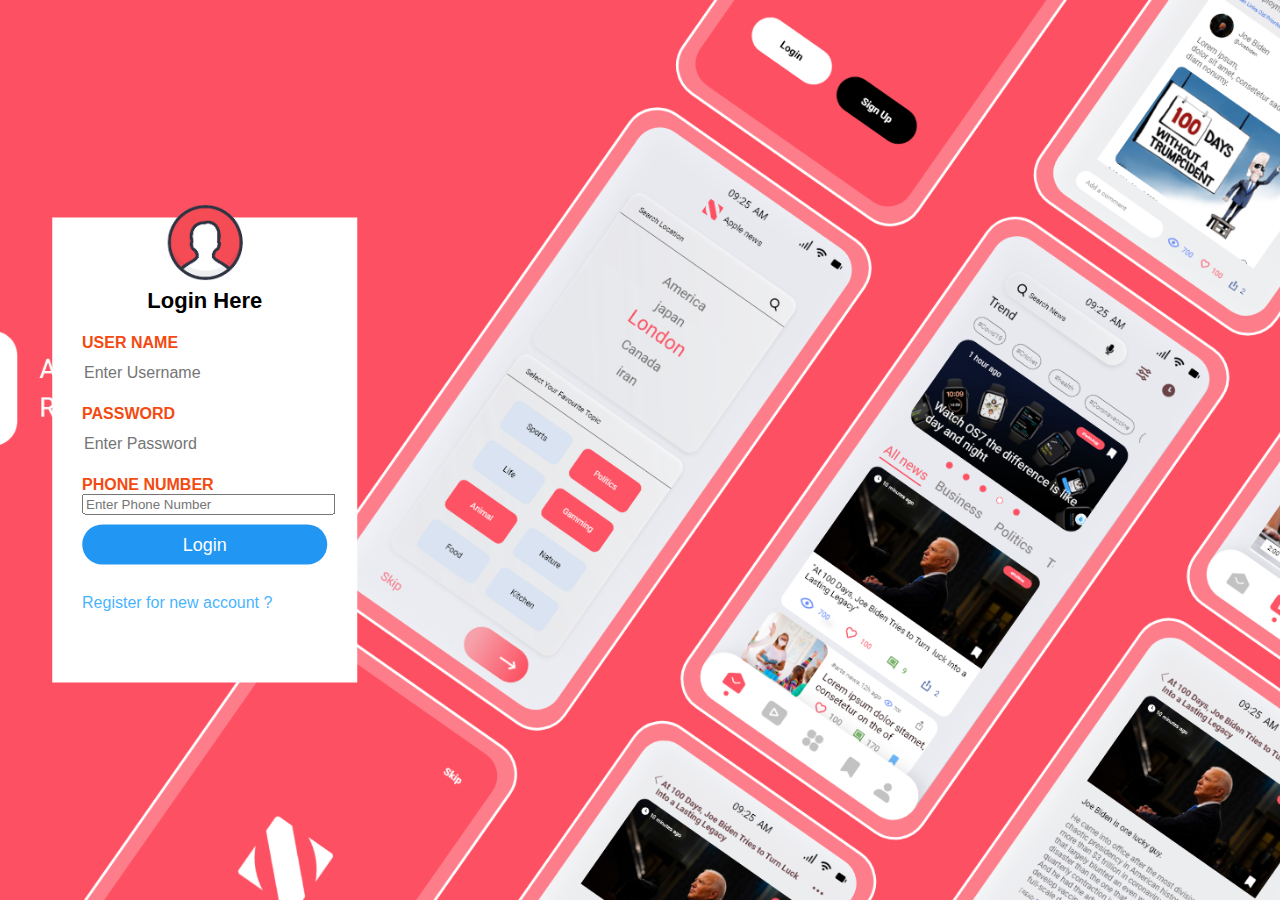
<file: Assignments/Team Lead/Assignment 1/index.html>
<!DOCTYPE html>
<head>
<title>Login Form Design</title>
<link rel="stylesheet" type="text/css" href="style.css">
        
</head>
    
<body>


    <div class="box">

    <img src="user.png" class="user">

        <h1>Login Here</h1>

        <form name="myform"  action="login.php" method="POST" >

            <p>USER NAME</p>
            <input type="text" name="uname" placeholder="Enter Username " required="">

            <p>PASSWORD</p>
            <input type="Password" name="upswd" placeholder="Enter Password" required="">

	    <p>PHONE NUMBER</p>
            <input type="tel" name="pno" placeholder="Enter Phone Number " required="">

            <input type="submit" name="" value="Login">

            <br><br>
            <a href="register.html">Register for new account ?</a>

        </form>
        
    </div>


</body>
</html>
</file>
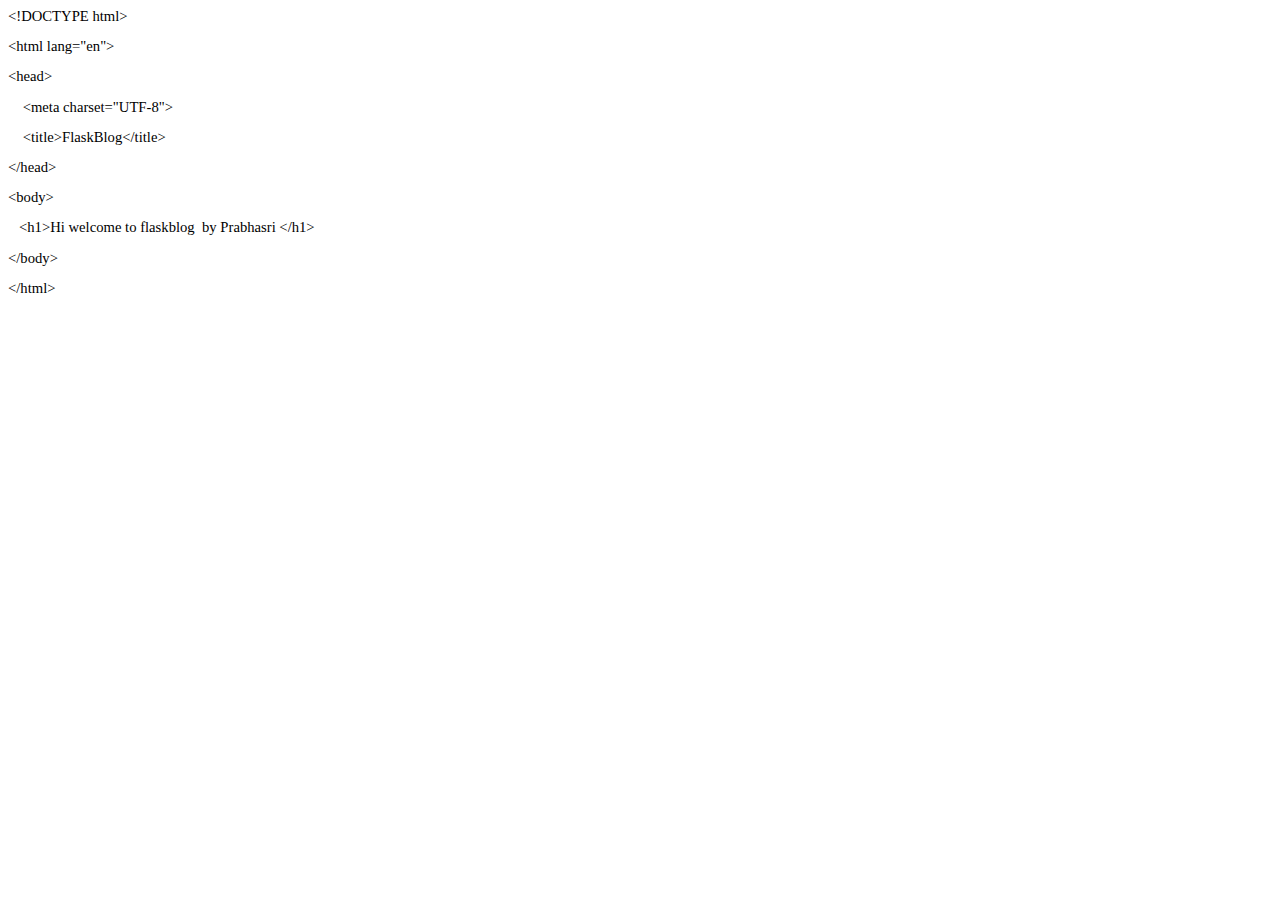
<file: Assignments/Team Member 1/Assignment 4/Template/index.html>
<html xmlns:v="urn:schemas-microsoft-com:vml"
xmlns:o="urn:schemas-microsoft-com:office:office"
xmlns:w="urn:schemas-microsoft-com:office:word"
xmlns:m="http://schemas.microsoft.com/office/2004/12/omml"
xmlns="http://www.w3.org/TR/REC-html40">

<head>
<meta http-equiv=Content-Type content="text/html; charset=windows-1252">
<meta name=ProgId content=Word.Document>
<meta name=Generator content="Microsoft Word 12">
<meta name=Originator content="Microsoft Word 12">
<link rel=File-List href="index_files/filelist.xml">
<!--[if gte mso 9]><xml>
 <o:DocumentProperties>
  <o:Author>pc</o:Author>
  <o:Template>Normal</o:Template>
  <o:LastAuthor>pc</o:LastAuthor>
  <o:Revision>2</o:Revision>
  <o:TotalTime>1</o:TotalTime>
  <o:Created>2022-11-11T14:21:00Z</o:Created>
  <o:LastSaved>2022-11-11T14:21:00Z</o:LastSaved>
  <o:Pages>1</o:Pages>
  <o:Words>26</o:Words>
  <o:Characters>152</o:Characters>
  <o:Lines>1</o:Lines>
  <o:Paragraphs>1</o:Paragraphs>
  <o:CharactersWithSpaces>177</o:CharactersWithSpaces>
  <o:Version>12.00</o:Version>
 </o:DocumentProperties>
</xml><![endif]-->
<link rel=themeData href="index_files/themedata.thmx">
<link rel=colorSchemeMapping href="index_files/colorschememapping.xml">
<!--[if gte mso 9]><xml>
 <w:WordDocument>
  <w:SpellingState>Clean</w:SpellingState>
  <w:GrammarState>Clean</w:GrammarState>
  <w:TrackMoves>false</w:TrackMoves>
  <w:TrackFormatting/>
  <w:PunctuationKerning/>
  <w:ValidateAgainstSchemas/>
  <w:SaveIfXMLInvalid>false</w:SaveIfXMLInvalid>
  <w:IgnoreMixedContent>false</w:IgnoreMixedContent>
  <w:AlwaysShowPlaceholderText>false</w:AlwaysShowPlaceholderText>
  <w:DoNotPromoteQF/>
  <w:LidThemeOther>EN-US</w:LidThemeOther>
  <w:LidThemeAsian>X-NONE</w:LidThemeAsian>
  <w:LidThemeComplexScript>TA</w:LidThemeComplexScript>
  <w:Compatibility>
   <w:BreakWrappedTables/>
   <w:SnapToGridInCell/>
   <w:WrapTextWithPunct/>
   <w:UseAsianBreakRules/>
   <w:DontGrowAutofit/>
   <w:SplitPgBreakAndParaMark/>
   <w:DontVertAlignCellWithSp/>
   <w:DontBreakConstrainedForcedTables/>
   <w:DontVertAlignInTxbx/>
   <w:Word11KerningPairs/>
   <w:CachedColBalance/>
  </w:Compatibility>
  <w:BrowserLevel>MicrosoftInternetExplorer4</w:BrowserLevel>
  <m:mathPr>
   <m:mathFont m:val="Cambria Math"/>
   <m:brkBin m:val="before"/>
   <m:brkBinSub m:val="&#45;-"/>
   <m:smallFrac m:val="off"/>
   <m:dispDef/>
   <m:lMargin m:val="0"/>
   <m:rMargin m:val="0"/>
   <m:defJc m:val="centerGroup"/>
   <m:wrapIndent m:val="1440"/>
   <m:intLim m:val="subSup"/>
   <m:naryLim m:val="undOvr"/>
  </m:mathPr></w:WordDocument>
</xml><![endif]--><!--[if gte mso 9]><xml>
 <w:LatentStyles DefLockedState="false" DefUnhideWhenUsed="true"
  DefSemiHidden="true" DefQFormat="false" DefPriority="99"
  LatentStyleCount="267">
  <w:LsdException Locked="false" Priority="0" SemiHidden="false"
   UnhideWhenUsed="false" QFormat="true" Name="Normal"/>
  <w:LsdException Locked="false" Priority="9" SemiHidden="false"
   UnhideWhenUsed="false" QFormat="true" Name="heading 1"/>
  <w:LsdException Locked="false" Priority="9" QFormat="true" Name="heading 2"/>
  <w:LsdException Locked="false" Priority="9" QFormat="true" Name="heading 3"/>
  <w:LsdException Locked="false" Priority="9" QFormat="true" Name="heading 4"/>
  <w:LsdException Locked="false" Priority="9" QFormat="true" Name="heading 5"/>
  <w:LsdException Locked="false" Priority="9" QFormat="true" Name="heading 6"/>
  <w:LsdException Locked="false" Priority="9" QFormat="true" Name="heading 7"/>
  <w:LsdException Locked="false" Priority="9" QFormat="true" Name="heading 8"/>
  <w:LsdException Locked="false" Priority="9" QFormat="true" Name="heading 9"/>
  <w:LsdException Locked="false" Priority="39" Name="toc 1"/>
  <w:LsdException Locked="false" Priority="39" Name="toc 2"/>
  <w:LsdException Locked="false" Priority="39" Name="toc 3"/>
  <w:LsdException Locked="false" Priority="39" Name="toc 4"/>
  <w:LsdException Locked="false" Priority="39" Name="toc 5"/>
  <w:LsdException Locked="false" Priority="39" Name="toc 6"/>
  <w:LsdException Locked="false" Priority="39" Name="toc 7"/>
  <w:LsdException Locked="false" Priority="39" Name="toc 8"/>
  <w:LsdException Locked="false" Priority="39" Name="toc 9"/>
  <w:LsdException Locked="false" Priority="35" QFormat="true" Name="caption"/>
  <w:LsdException Locked="false" Priority="10" SemiHidden="false"
   UnhideWhenUsed="false" QFormat="true" Name="Title"/>
  <w:LsdException Locked="false" Priority="1" Name="Default Paragraph Font"/>
  <w:LsdException Locked="false" Priority="11" SemiHidden="false"
   UnhideWhenUsed="false" QFormat="true" Name="Subtitle"/>
  <w:LsdException Locked="false" Priority="22" SemiHidden="false"
   UnhideWhenUsed="false" QFormat="true" Name="Strong"/>
  <w:LsdException Locked="false" Priority="20" SemiHidden="false"
   UnhideWhenUsed="false" QFormat="true" Name="Emphasis"/>
  <w:LsdException Locked="false" Priority="59" SemiHidden="false"
   UnhideWhenUsed="false" Name="Table Grid"/>
  <w:LsdException Locked="false" UnhideWhenUsed="false" Name="Placeholder Text"/>
  <w:LsdException Locked="false" Priority="1" SemiHidden="false"
   UnhideWhenUsed="false" QFormat="true" Name="No Spacing"/>
  <w:LsdException Locked="false" Priority="60" SemiHidden="false"
   UnhideWhenUsed="false" Name="Light Shading"/>
  <w:LsdException Locked="false" Priority="61" SemiHidden="false"
   UnhideWhenUsed="false" Name="Light List"/>
  <w:LsdException Locked="false" Priority="62" SemiHidden="false"
   UnhideWhenUsed="false" Name="Light Grid"/>
  <w:LsdException Locked="false" Priority="63" SemiHidden="false"
   UnhideWhenUsed="false" Name="Medium Shading 1"/>
  <w:LsdException Locked="false" Priority="64" SemiHidden="false"
   UnhideWhenUsed="false" Name="Medium Shading 2"/>
  <w:LsdException Locked="false" Priority="65" SemiHidden="false"
   UnhideWhenUsed="false" Name="Medium List 1"/>
  <w:LsdException Locked="false" Priority="66" SemiHidden="false"
   UnhideWhenUsed="false" Name="Medium List 2"/>
  <w:LsdException Locked="false" Priority="67" SemiHidden="false"
   UnhideWhenUsed="false" Name="Medium Grid 1"/>
  <w:LsdException Locked="false" Priority="68" SemiHidden="false"
   UnhideWhenUsed="false" Name="Medium Grid 2"/>
  <w:LsdException Locked="false" Priority="69" SemiHidden="false"
   UnhideWhenUsed="false" Name="Medium Grid 3"/>
  <w:LsdException Locked="false" Priority="70" SemiHidden="false"
   UnhideWhenUsed="false" Name="Dark List"/>
  <w:LsdException Locked="false" Priority="71" SemiHidden="false"
   UnhideWhenUsed="false" Name="Colorful Shading"/>
  <w:LsdException Locked="false" Priority="72" SemiHidden="false"
   UnhideWhenUsed="false" Name="Colorful List"/>
  <w:LsdException Locked="false" Priority="73" SemiHidden="false"
   UnhideWhenUsed="false" Name="Colorful Grid"/>
  <w:LsdException Locked="false" Priority="60" SemiHidden="false"
   UnhideWhenUsed="false" Name="Light Shading Accent 1"/>
  <w:LsdException Locked="false" Priority="61" SemiHidden="false"
   UnhideWhenUsed="false" Name="Light List Accent 1"/>
  <w:LsdException Locked="false" Priority="62" SemiHidden="false"
   UnhideWhenUsed="false" Name="Light Grid Accent 1"/>
  <w:LsdException Locked="false" Priority="63" SemiHidden="false"
   UnhideWhenUsed="false" Name="Medium Shading 1 Accent 1"/>
  <w:LsdException Locked="false" Priority="64" SemiHidden="false"
   UnhideWhenUsed="false" Name="Medium Shading 2 Accent 1"/>
  <w:LsdException Locked="false" Priority="65" SemiHidden="false"
   UnhideWhenUsed="false" Name="Medium List 1 Accent 1"/>
  <w:LsdException Locked="false" UnhideWhenUsed="false" Name="Revision"/>
  <w:LsdException Locked="false" Priority="34" SemiHidden="false"
   UnhideWhenUsed="false" QFormat="true" Name="List Paragraph"/>
  <w:LsdException Locked="false" Priority="29" SemiHidden="false"
   UnhideWhenUsed="false" QFormat="true" Name="Quote"/>
  <w:LsdException Locked="false" Priority="30" SemiHidden="false"
   UnhideWhenUsed="false" QFormat="true" Name="Intense Quote"/>
  <w:LsdException Locked="false" Priority="66" SemiHidden="false"
   UnhideWhenUsed="false" Name="Medium List 2 Accent 1"/>
  <w:LsdException Locked="false" Priority="67" SemiHidden="false"
   UnhideWhenUsed="false" Name="Medium Grid 1 Accent 1"/>
  <w:LsdException Locked="false" Priority="68" SemiHidden="false"
   UnhideWhenUsed="false" Name="Medium Grid 2 Accent 1"/>
  <w:LsdException Locked="false" Priority="69" SemiHidden="false"
   UnhideWhenUsed="false" Name="Medium Grid 3 Accent 1"/>
  <w:LsdException Locked="false" Priority="70" SemiHidden="false"
   UnhideWhenUsed="false" Name="Dark List Accent 1"/>
  <w:LsdException Locked="false" Priority="71" SemiHidden="false"
   UnhideWhenUsed="false" Name="Colorful Shading Accent 1"/>
  <w:LsdException Locked="false" Priority="72" SemiHidden="false"
   UnhideWhenUsed="false" Name="Colorful List Accent 1"/>
  <w:LsdException Locked="false" Priority="73" SemiHidden="false"
   UnhideWhenUsed="false" Name="Colorful Grid Accent 1"/>
  <w:LsdException Locked="false" Priority="60" SemiHidden="false"
   UnhideWhenUsed="false" Name="Light Shading Accent 2"/>
  <w:LsdException Locked="false" Priority="61" SemiHidden="false"
   UnhideWhenUsed="false" Name="Light List Accent 2"/>
  <w:LsdException Locked="false" Priority="62" SemiHidden="false"
   UnhideWhenUsed="false" Name="Light Grid Accent 2"/>
  <w:LsdException Locked="false" Priority="63" SemiHidden="false"
   UnhideWhenUsed="false" Name="Medium Shading 1 Accent 2"/>
  <w:LsdException Locked="false" Priority="64" SemiHidden="false"
   UnhideWhenUsed="false" Name="Medium Shading 2 Accent 2"/>
  <w:LsdException Locked="false" Priority="65" SemiHidden="false"
   UnhideWhenUsed="false" Name="Medium List 1 Accent 2"/>
  <w:LsdException Locked="false" Priority="66" SemiHidden="false"
   UnhideWhenUsed="false" Name="Medium List 2 Accent 2"/>
  <w:LsdException Locked="false" Priority="67" SemiHidden="false"
   UnhideWhenUsed="false" Name="Medium Grid 1 Accent 2"/>
  <w:LsdException Locked="false" Priority="68" SemiHidden="false"
   UnhideWhenUsed="false" Name="Medium Grid 2 Accent 2"/>
  <w:LsdException Locked="false" Priority="69" SemiHidden="false"
   UnhideWhenUsed="false" Name="Medium Grid 3 Accent 2"/>
  <w:LsdException Locked="false" Priority="70" SemiHidden="false"
   UnhideWhenUsed="false" Name="Dark List Accent 2"/>
  <w:LsdException Locked="false" Priority="71" SemiHidden="false"
   UnhideWhenUsed="false" Name="Colorful Shading Accent 2"/>
  <w:LsdException Locked="false" Priority="72" SemiHidden="false"
   UnhideWhenUsed="false" Name="Colorful List Accent 2"/>
  <w:LsdException Locked="false" Priority="73" SemiHidden="false"
   UnhideWhenUsed="false" Name="Colorful Grid Accent 2"/>
  <w:LsdException Locked="false" Priority="60" SemiHidden="false"
   UnhideWhenUsed="false" Name="Light Shading Accent 3"/>
  <w:LsdException Locked="false" Priority="61" SemiHidden="false"
   UnhideWhenUsed="false" Name="Light List Accent 3"/>
  <w:LsdException Locked="false" Priority="62" SemiHidden="false"
   UnhideWhenUsed="false" Name="Light Grid Accent 3"/>
  <w:LsdException Locked="false" Priority="63" SemiHidden="false"
   UnhideWhenUsed="false" Name="Medium Shading 1 Accent 3"/>
  <w:LsdException Locked="false" Priority="64" SemiHidden="false"
   UnhideWhenUsed="false" Name="Medium Shading 2 Accent 3"/>
  <w:LsdException Locked="false" Priority="65" SemiHidden="false"
   UnhideWhenUsed="false" Name="Medium List 1 Accent 3"/>
  <w:LsdException Locked="false" Priority="66" SemiHidden="false"
   UnhideWhenUsed="false" Name="Medium List 2 Accent 3"/>
  <w:LsdException Locked="false" Priority="67" SemiHidden="false"
   UnhideWhenUsed="false" Name="Medium Grid 1 Accent 3"/>
  <w:LsdException Locked="false" Priority="68" SemiHidden="false"
   UnhideWhenUsed="false" Name="Medium Grid 2 Accent 3"/>
  <w:LsdException Locked="false" Priority="69" SemiHidden="false"
   UnhideWhenUsed="false" Name="Medium Grid 3 Accent 3"/>
  <w:LsdException Locked="false" Priority="70" SemiHidden="false"
   UnhideWhenUsed="false" Name="Dark List Accent 3"/>
  <w:LsdException Locked="false" Priority="71" SemiHidden="false"
   UnhideWhenUsed="false" Name="Colorful Shading Accent 3"/>
  <w:LsdException Locked="false" Priority="72" SemiHidden="false"
   UnhideWhenUsed="false" Name="Colorful List Accent 3"/>
  <w:LsdException Locked="false" Priority="73" SemiHidden="false"
   UnhideWhenUsed="false" Name="Colorful Grid Accent 3"/>
  <w:LsdException Locked="false" Priority="60" SemiHidden="false"
   UnhideWhenUsed="false" Name="Light Shading Accent 4"/>
  <w:LsdException Locked="false" Priority="61" SemiHidden="false"
   UnhideWhenUsed="false" Name="Light List Accent 4"/>
  <w:LsdException Locked="false" Priority="62" SemiHidden="false"
   UnhideWhenUsed="false" Name="Light Grid Accent 4"/>
  <w:LsdException Locked="false" Priority="63" SemiHidden="false"
   UnhideWhenUsed="false" Name="Medium Shading 1 Accent 4"/>
  <w:LsdException Locked="false" Priority="64" SemiHidden="false"
   UnhideWhenUsed="false" Name="Medium Shading 2 Accent 4"/>
  <w:LsdException Locked="false" Priority="65" SemiHidden="false"
   UnhideWhenUsed="false" Name="Medium List 1 Accent 4"/>
  <w:LsdException Locked="false" Priority="66" SemiHidden="false"
   UnhideWhenUsed="false" Name="Medium List 2 Accent 4"/>
  <w:LsdException Locked="false" Priority="67" SemiHidden="false"
   UnhideWhenUsed="false" Name="Medium Grid 1 Accent 4"/>
  <w:LsdException Locked="false" Priority="68" SemiHidden="false"
   UnhideWhenUsed="false" Name="Medium Grid 2 Accent 4"/>
  <w:LsdException Locked="false" Priority="69" SemiHidden="false"
   UnhideWhenUsed="false" Name="Medium Grid 3 Accent 4"/>
  <w:LsdException Locked="false" Priority="70" SemiHidden="false"
   UnhideWhenUsed="false" Name="Dark List Accent 4"/>
  <w:LsdException Locked="false" Priority="71" SemiHidden="false"
   UnhideWhenUsed="false" Name="Colorful Shading Accent 4"/>
  <w:LsdException Locked="false" Priority="72" SemiHidden="false"
   UnhideWhenUsed="false" Name="Colorful List Accent 4"/>
  <w:LsdException Locked="false" Priority="73" SemiHidden="false"
   UnhideWhenUsed="false" Name="Colorful Grid Accent 4"/>
  <w:LsdException Locked="false" Priority="60" SemiHidden="false"
   UnhideWhenUsed="false" Name="Light Shading Accent 5"/>
  <w:LsdException Locked="false" Priority="61" SemiHidden="false"
   UnhideWhenUsed="false" Name="Light List Accent 5"/>
  <w:LsdException Locked="false" Priority="62" SemiHidden="false"
   UnhideWhenUsed="false" Name="Light Grid Accent 5"/>
  <w:LsdException Locked="false" Priority="63" SemiHidden="false"
   UnhideWhenUsed="false" Name="Medium Shading 1 Accent 5"/>
  <w:LsdException Locked="false" Priority="64" SemiHidden="false"
   UnhideWhenUsed="false" Name="Medium Shading 2 Accent 5"/>
  <w:LsdException Locked="false" Priority="65" SemiHidden="false"
   UnhideWhenUsed="false" Name="Medium List 1 Accent 5"/>
  <w:LsdException Locked="false" Priority="66" SemiHidden="false"
   UnhideWhenUsed="false" Name="Medium List 2 Accent 5"/>
  <w:LsdException Locked="false" Priority="67" SemiHidden="false"
   UnhideWhenUsed="false" Name="Medium Grid 1 Accent 5"/>
  <w:LsdException Locked="false" Priority="68" SemiHidden="false"
   UnhideWhenUsed="false" Name="Medium Grid 2 Accent 5"/>
  <w:LsdException Locked="false" Priority="69" SemiHidden="false"
   UnhideWhenUsed="false" Name="Medium Grid 3 Accent 5"/>
  <w:LsdException Locked="false" Priority="70" SemiHidden="false"
   UnhideWhenUsed="false" Name="Dark List Accent 5"/>
  <w:LsdException Locked="false" Priority="71" SemiHidden="false"
   UnhideWhenUsed="false" Name="Colorful Shading Accent 5"/>
  <w:LsdException Locked="false" Priority="72" SemiHidden="false"
   UnhideWhenUsed="false" Name="Colorful List Accent 5"/>
  <w:LsdException Locked="false" Priority="73" SemiHidden="false"
   UnhideWhenUsed="false" Name="Colorful Grid Accent 5"/>
  <w:LsdException Locked="false" Priority="60" SemiHidden="false"
   UnhideWhenUsed="false" Name="Light Shading Accent 6"/>
  <w:LsdException Locked="false" Priority="61" SemiHidden="false"
   UnhideWhenUsed="false" Name="Light List Accent 6"/>
  <w:LsdException Locked="false" Priority="62" SemiHidden="false"
   UnhideWhenUsed="false" Name="Light Grid Accent 6"/>
  <w:LsdException Locked="false" Priority="63" SemiHidden="false"
   UnhideWhenUsed="false" Name="Medium Shading 1 Accent 6"/>
  <w:LsdException Locked="false" Priority="64" SemiHidden="false"
   UnhideWhenUsed="false" Name="Medium Shading 2 Accent 6"/>
  <w:LsdException Locked="false" Priority="65" SemiHidden="false"
   UnhideWhenUsed="false" Name="Medium List 1 Accent 6"/>
  <w:LsdException Locked="false" Priority="66" SemiHidden="false"
   UnhideWhenUsed="false" Name="Medium List 2 Accent 6"/>
  <w:LsdException Locked="false" Priority="67" SemiHidden="false"
   UnhideWhenUsed="false" Name="Medium Grid 1 Accent 6"/>
  <w:LsdException Locked="false" Priority="68" SemiHidden="false"
   UnhideWhenUsed="false" Name="Medium Grid 2 Accent 6"/>
  <w:LsdException Locked="false" Priority="69" SemiHidden="false"
   UnhideWhenUsed="false" Name="Medium Grid 3 Accent 6"/>
  <w:LsdException Locked="false" Priority="70" SemiHidden="false"
   UnhideWhenUsed="false" Name="Dark List Accent 6"/>
  <w:LsdException Locked="false" Priority="71" SemiHidden="false"
   UnhideWhenUsed="false" Name="Colorful Shading Accent 6"/>
  <w:LsdException Locked="false" Priority="72" SemiHidden="false"
   UnhideWhenUsed="false" Name="Colorful List Accent 6"/>
  <w:LsdException Locked="false" Priority="73" SemiHidden="false"
   UnhideWhenUsed="false" Name="Colorful Grid Accent 6"/>
  <w:LsdException Locked="false" Priority="19" SemiHidden="false"
   UnhideWhenUsed="false" QFormat="true" Name="Subtle Emphasis"/>
  <w:LsdException Locked="false" Priority="21" SemiHidden="false"
   UnhideWhenUsed="false" QFormat="true" Name="Intense Emphasis"/>
  <w:LsdException Locked="false" Priority="31" SemiHidden="false"
   UnhideWhenUsed="false" QFormat="true" Name="Subtle Reference"/>
  <w:LsdException Locked="false" Priority="32" SemiHidden="false"
   UnhideWhenUsed="false" QFormat="true" Name="Intense Reference"/>
  <w:LsdException Locked="false" Priority="33" SemiHidden="false"
   UnhideWhenUsed="false" QFormat="true" Name="Book Title"/>
  <w:LsdException Locked="false" Priority="37" Name="Bibliography"/>
  <w:LsdException Locked="false" Priority="39" QFormat="true" Name="TOC Heading"/>
 </w:LatentStyles>
</xml><![endif]-->
<style>
<!--
 /* Font Definitions */
 @font-face
	{font-family:Latha;
	panose-1:2 11 6 4 2 2 2 2 2 4;
	mso-font-charset:0;
	mso-generic-font-family:swiss;
	mso-font-pitch:variable;
	mso-font-signature:1048579 0 0 0 1 0;}
@font-face
	{font-family:"Cambria Math";
	panose-1:2 4 5 3 5 4 6 3 2 4;
	mso-font-charset:1;
	mso-generic-font-family:roman;
	mso-font-format:other;
	mso-font-pitch:variable;
	mso-font-signature:0 0 0 0 0 0;}
@font-face
	{font-family:Calibri;
	panose-1:2 15 5 2 2 2 4 3 2 4;
	mso-font-charset:0;
	mso-generic-font-family:swiss;
	mso-font-pitch:variable;
	mso-font-signature:-536870145 1073786111 1 0 415 0;}
 /* Style Definitions */
 p.MsoNormal, li.MsoNormal, div.MsoNormal
	{mso-style-unhide:no;
	mso-style-qformat:yes;
	mso-style-parent:"";
	margin-top:0in;
	margin-right:0in;
	margin-bottom:10.0pt;
	margin-left:0in;
	line-height:115%;
	mso-pagination:widow-orphan;
	font-size:11.0pt;
	font-family:"Calibri","sans-serif";
	mso-ascii-font-family:Calibri;
	mso-ascii-theme-font:minor-latin;
	mso-fareast-font-family:Calibri;
	mso-fareast-theme-font:minor-latin;
	mso-hansi-font-family:Calibri;
	mso-hansi-theme-font:minor-latin;
	mso-bidi-font-family:Latha;
	mso-bidi-theme-font:minor-bidi;
	mso-bidi-language:AR-SA;}
span.SpellE
	{mso-style-name:"";
	mso-spl-e:yes;}
span.GramE
	{mso-style-name:"";
	mso-gram-e:yes;}
.MsoChpDefault
	{mso-style-type:export-only;
	mso-default-props:yes;
	mso-ascii-font-family:Calibri;
	mso-ascii-theme-font:minor-latin;
	mso-fareast-font-family:Calibri;
	mso-fareast-theme-font:minor-latin;
	mso-hansi-font-family:Calibri;
	mso-hansi-theme-font:minor-latin;
	mso-bidi-font-family:Latha;
	mso-bidi-theme-font:minor-bidi;
	mso-bidi-language:AR-SA;}
.MsoPapDefault
	{mso-style-type:export-only;
	margin-bottom:10.0pt;
	line-height:115%;}
@page WordSection1
	{size:8.5in 11.0in;
	margin:1.0in 1.0in 1.0in 1.0in;
	mso-header-margin:.5in;
	mso-footer-margin:.5in;
	mso-paper-source:0;}
div.WordSection1
	{page:WordSection1;}
-->
</style>
<!--[if gte mso 10]>
<style>
 /* Style Definitions */
 table.MsoNormalTable
	{mso-style-name:"Table Normal";
	mso-tstyle-rowband-size:0;
	mso-tstyle-colband-size:0;
	mso-style-noshow:yes;
	mso-style-priority:99;
	mso-style-qformat:yes;
	mso-style-parent:"";
	mso-padding-alt:0in 5.4pt 0in 5.4pt;
	mso-para-margin-top:0in;
	mso-para-margin-right:0in;
	mso-para-margin-bottom:10.0pt;
	mso-para-margin-left:0in;
	line-height:115%;
	mso-pagination:widow-orphan;
	font-size:11.0pt;
	font-family:"Calibri","sans-serif";
	mso-ascii-font-family:Calibri;
	mso-ascii-theme-font:minor-latin;
	mso-hansi-font-family:Calibri;
	mso-hansi-theme-font:minor-latin;
	mso-bidi-language:AR-SA;}
</style>
<![endif]--><!--[if gte mso 9]><xml>
 <o:shapedefaults v:ext="edit" spidmax="2050"/>
</xml><![endif]--><!--[if gte mso 9]><xml>
 <o:shapelayout v:ext="edit">
  <o:idmap v:ext="edit" data="1"/>
 </o:shapelayout></xml><![endif]-->
</head>

<body lang=EN-US style='tab-interval:.5in'>

<div class=WordSection1>

<p class=MsoNormal><span class=GramE>&lt;!DOCTYPE</span> html&gt;</p>

<p class=MsoNormal>&lt;html <span class=SpellE><span class=GramE>lang</span></span>=&quot;en&quot;&gt;</p>

<p class=MsoNormal>&lt;<span class=GramE>head</span>&gt;</p>

<p class=MsoNormal><span style='mso-spacerun:yes'>��� </span>&lt;<span
class=GramE>meta</span> <span class=SpellE>charset</span>=&quot;UTF-8&quot;&gt;</p>

<p class=MsoNormal><span style='mso-spacerun:yes'>��� </span>&lt;<span
class=GramE>title&gt;</span><span class=SpellE>FlaskBlog</span>&lt;/title&gt;</p>

<p class=MsoNormal>&lt;/head&gt;</p>

<p class=MsoNormal>&lt;<span class=GramE>body</span>&gt;</p>

<p class=MsoNormal><span style='mso-spacerun:yes'>�� </span>&lt;h1&gt;Hi
welcome to <span class=SpellE>flaskblog</span><span style='mso-spacerun:yes'>�
</span>by <span class=SpellE>Prabhasri</span> &lt;/h1&gt;</p>

<p class=MsoNormal>&lt;/body&gt;</p>

<p class=MsoNormal>&lt;/html&gt;</p>

</div>

</body>

</html>
</file>
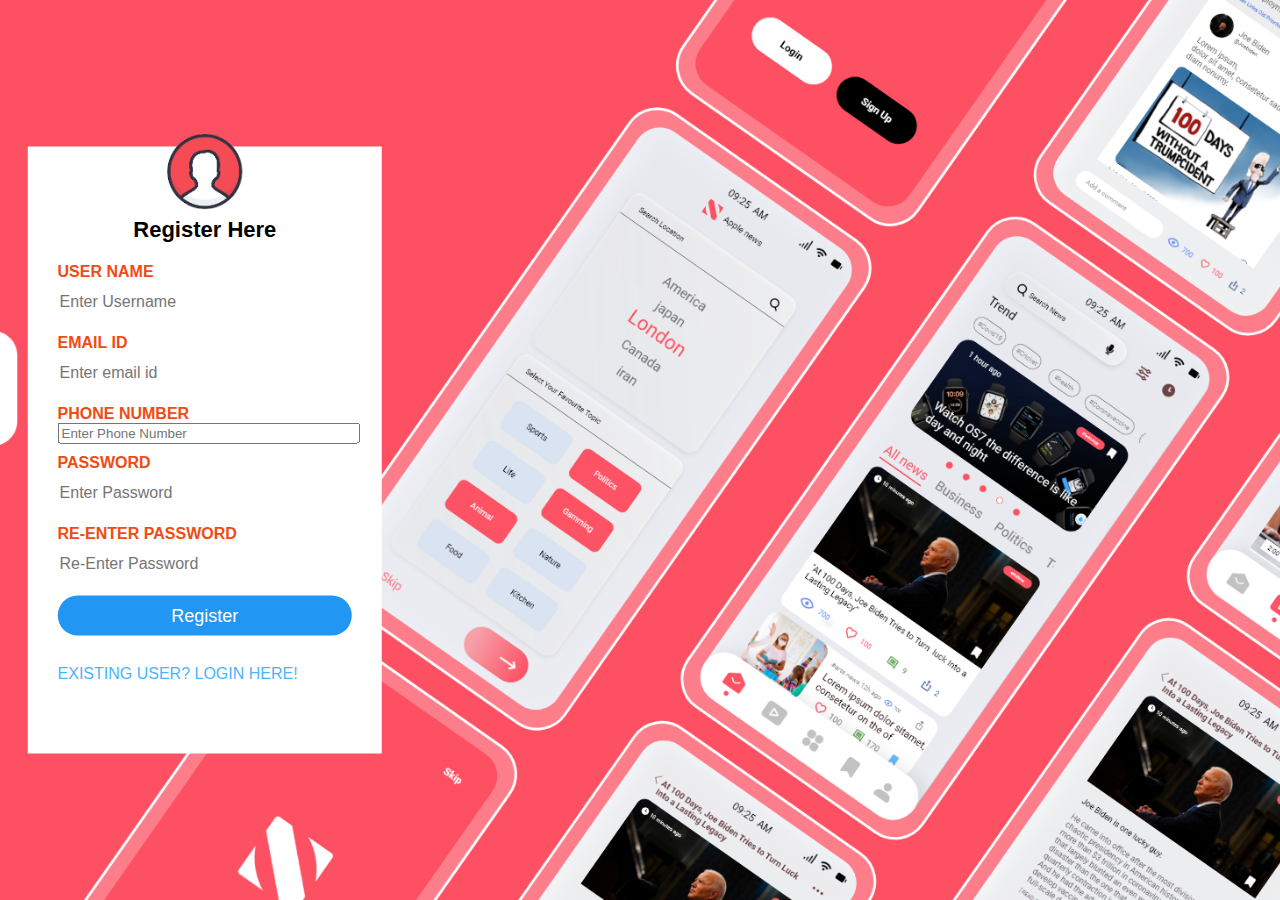
<file: Assignments/Team Lead/Assignment 1/register.html>
<!DOCTYPE html>
<head>
<title>Register Form Design</title>
    <link rel="stylesheet" type="text/css" href="style.css">

<body>

    <div class="box">
    <img src="user.png" class="user">

        <h1>Register Here</h1>

        <form name="myform2" action="register.php" method="POST">

            <p>USER NAME</p>
            <input type="text" name="uname1" placeholder="Enter Username" required="">

            <p>EMAIL ID</p>
            <input type="Email" name="email" placeholder="Enter email id" required="">
	     
	    <p>PHONE NUMBER</p>
            <input type="tel" name="pno" placeholder="Enter Phone Number " required="">

            <p>PASSWORD</p>
            <input type="password" name="upswd1" placeholder="Enter Password" required="">

            <p>RE-ENTER PASSWORD</p>
            <input type="password" name="upswd2" placeholder="Re-Enter Password" required="">

            <input type="submit" name="" value="Register">

            <br><br>
            <a href="index.html">   EXISTING USER? LOGIN HERE!</a>
        </form>
        
    </div>

</body>
</head>
</html>
</file>
<file: Assignments/Team Lead/Assignment 1/style.css>
body{
    margin: 0;
    padding: 0;
    background: url(back.png)no-repeat center center fixed;
    -webkit-background-size: cover;
    -moz-background-size: cover;
    -o-background-size: cover;
    font-family: sans-serif;
}

.box{

 
    background: #ffffff;
    color: red;
    top: 50%;
    left: 16%;
    position: absolute;
    transform: translate(-50%,-50%);
    box-sizing: border-box;
    padding: 70px 30px;
}



.user{
    width: 100px;
    height: 100px;
    position: absolute;
    top: -25px;
    left: calc(50% - 50px);
}

h1{
    margin: 0;
    padding: 0 0 20px;
    text-align: center;
    font-size: 22px;
    color: black;
}

p{
    color: #f34a11;
    margin: 0;
    padding: 0;
    font-weight: bold;
}

input{
    width: 100%;
    margin-bottom: 10px;
}

 input[type="text"], input[type="password"] ,input[type="email"]
{
    border: none;
    border-bottom: 1px solid #fff;
    background: transparent;
    outline: none;
    height: 40px;
    color: #673ab7;
    font-size: 16px;
}

input[type="submit"]
{
    border: none;
    outline: none;
    height: 40px;
    background: #2196f3;
    color: #fff;
    font-size: 18px;
    border-radius: 20px;

}


input[type="submit"]:hover
{
    cursor: pointer;
    background: #0097a7;
}

a
{
    text-decoration: none;
    font-size: 16px;
    line-height: 20px;
    color: #10a0ffcd;
}


a:hover
{
    color: red;
}
</file>
